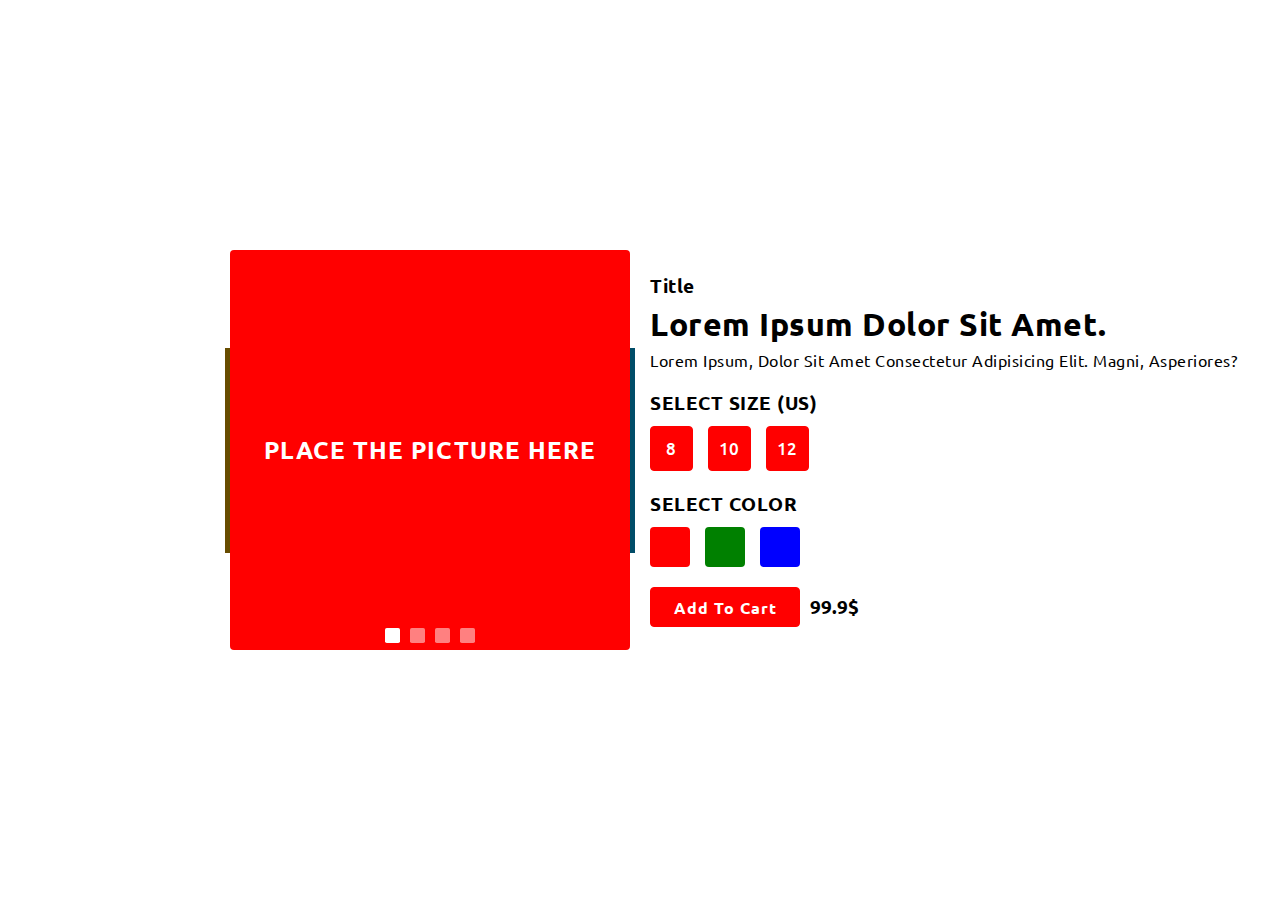
<file: product.html>
<!DOCTYPE html>
<html lang="en">
  <head>
    <meta charset="UTF-8" />
    <meta name="viewport" content="width=device-width, initial-scale=1.0" />
    <title>products</title>
    <link
      rel="stylesheet"
      href="https://cdnjs.cloudflare.com/ajax/libs/font-awesome/6.7.2/css/all.min.css"
      integrity="sha512-Evv84Mr4kqVGRNSgIGL/F/aIDqQb7xQ2vcrdIwxfjThSH8CSR7PBEakCr51Ck+w+/U6swU2Im1vVX0SVk9ABhg=="
      crossorigin="anonymous"
      referrerpolicy="no-referrer"
    />
    <link rel="stylesheet" href="./src/assets/css/product.css" />
  </head>
  <body>
    <div class="products" id="products">
      <div class="images" id="images">
        <div class="img" id="img">
          <div class="ainme"><div class="card-ainme"></div></div>
          Place the picture here
          <div class="changes" id="changes">
            <div class="change change1" id="change change1"></div>
            <div class="change change2" id="change change2"></div>
            <div class="change change3" id="change change3"></div>
            <div class="change change4" id="change change4"></div>
          </div>
        </div>
      </div>
      <div class="title" id="title">
        <div class="details" id="details">
          <h3>title</h3>
          <h1>Lorem ipsum dolor sit amet.</h1>
          <p>
            Lorem ipsum, dolor sit amet consectetur adipisicing elit. Magni,
            asperiores?
          </p>
        </div>
        <div class="select-a" id="select-submit">
          <div class="add-to-cart" id="add-to-cart">
            <a href="#">Add To Cart</a>
            <h3 class="number" id="number">99.9$</h3>
          </div>
          <div class="select" id="select">
            <div class="select-size" id="select-size">
              <h3>select size (us)</h3>
              <div class="sizes" id="sized">
                <div class="size" id="size">8</div>
                <div class="size" id="size">10</div>
                <div class="size" id="size">12</div>
              </div>
            </div>
            <div class="select-color" id="select-color">
              <h3>select color</h3>
              <div class="colors" id="colors">
                <div class="color color1" id="color color1"></div>
                <div class="color color2" id="color color2"></div>
                <div class="color color3" id="color color3"></div>
              </div>
            </div>
          </div>
        </div>
      </div>
    </div>
  </body>
</html>
</file>
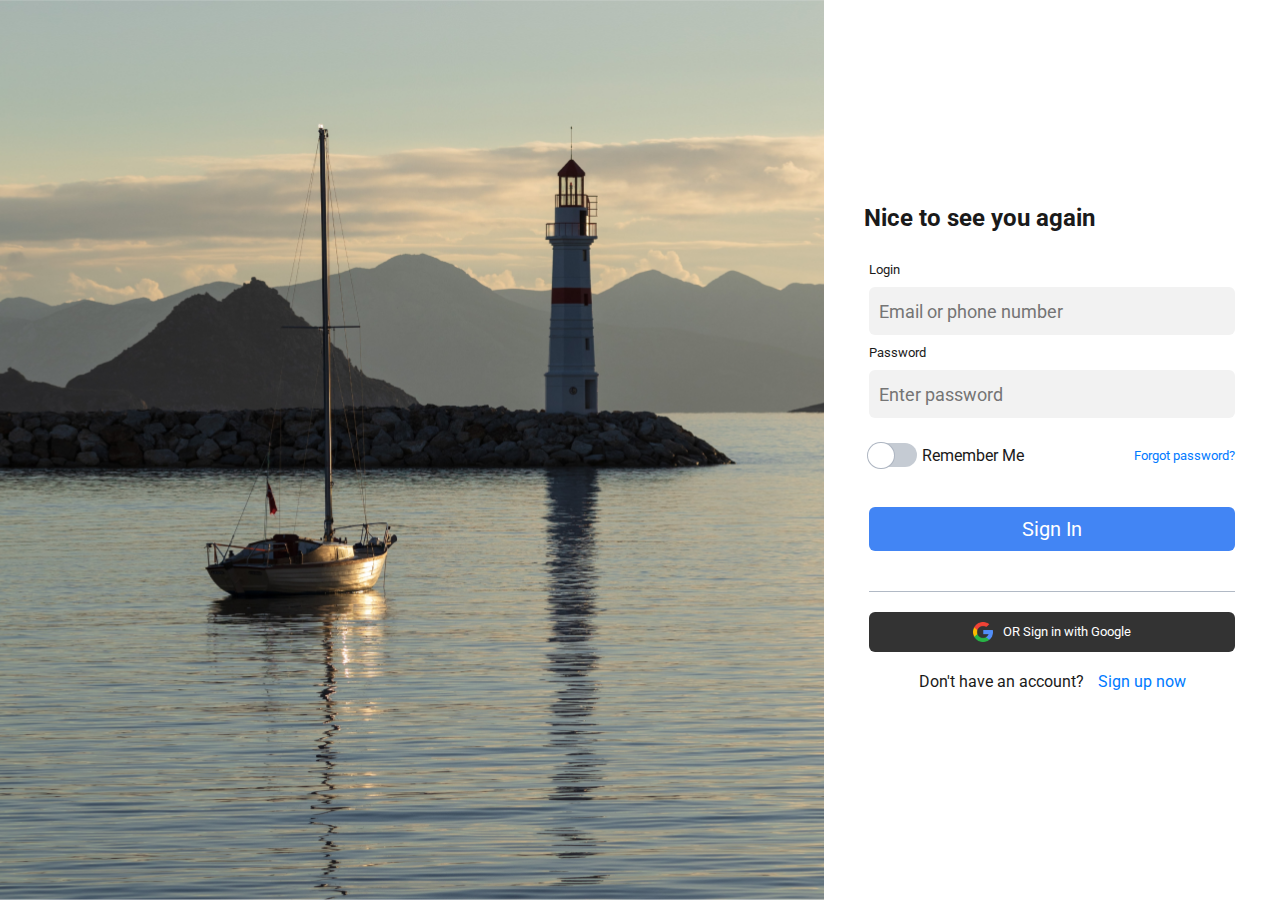
<file: src/signin.html>
<!DOCTYPE html>
<html lang="en">
  <head>
    <meta charset="UTF-8" />
    <meta name="viewport" content="width=device-width, initial-scale=1.0" />
    <link rel="stylesheet" href="../style.css" />
    <link rel="stylesheet" href="./assets/css/signin.css" />
    <title>Sign In</title>
  </head>
  <body>
    <main>
      <div class="view"></div>
      <div class="signinForm">
        <h2 class="title">Nice to see you again</h2>

        <form action="#" method="post">
          <div class="input">
            <label for="email-phone">Login</label>
            <input
              type="text"
              name="email-phone"
              id="email-phone"
              placeholder="Email or phone number"
              required
            />
          </div>
          <div class="input">
            <label for="password">Password</label>
            <input
              type="password"
              name="password"
              id="password"
              placeholder="Enter password"
              required
            />
            <i class="fa-solid fa-eye-slash"></i>
          </div>
          <div class="actions">
            <div class="remember">
              <input
                type="checkbox"
                name="remember"
                id="remember"
                class="switch"
              />
              <label for="remember">Remember Me</label>
            </div>

            <a href="#">Forgot password?</a>
          </div>
          <input type="submit" value="Sign In" class="primaryBtn" />

          <div class="line"></div>

          <button class="googleBtn">
            <img src="./assets/icons/google.png" alt="Google" />
            <a href="#">OR Sign in with Google</a>
          </button>

          <p class="signupBtn">
            Don't have an account? <a href="#">Sign up now</a>
          </p>
        </form>
      </div>
    </main>
  </body>
</html>
</file>
<file: src/assets/css/product.css>
@import url("https://fonts.googleapis.com/css2?family=Ubuntu:wght@300;400;500;700&display=swap");
* {
  margin: 0;
  padding: 0;
  box-sizing: border-box;
}

body {
  height: 100vh;
  font-family: "Ubuntu", sans-serif;
  background-color: white;
}

.products {
  padding: 20px;
  width: 100%;
  height: 100%;
  display: flex;
  justify-content: space-evenly;
  align-items: center;
  flex-direction: row;
  gap: 20px;
}

.images {
  width: 50%;
  display: flex;
  justify-content: flex-end;
}

.img {
  width: 400px;
  height: 400px;
  object-fit: cover;
  border-radius: 4px;
  background-color: red;
  display: flex;
  justify-content: center;
  align-items: center;
  flex-direction: column;
  font-size: 1.5rem;
  font-weight: bold;
  color: white;
  text-transform: uppercase;
  letter-spacing: 1px;
  position: relative;
}

.ainme {
  width: 410px;
  height: 410px;
  position: absolute;
  overflow: hidden;
  border-radius: 8px;
  display: flex;
  justify-content: center;
  align-items: center;
}

.card-ainme {
  width: 1000px;
  height: 205px;
  background-image: linear-gradient(to right, red, green, blue);
  position: absolute;
  z-index: -1;
  animation: ainme 5s ease-in-out infinite;
}

.changes {
  width: 100%;
  display: flex;
  justify-content: center;
  align-items: center;
  gap: 6px;
  position: absolute;
  bottom: 5px;
}

.change {
  width: 15px;
  height: 15px;
  background-color: white;
  border-radius: 1.8px;
  transition: 0.5s ease;
  margin: 2px;
  opacity: 0.5;
}

.change1 {
  opacity: 1;
}

.change2 {
  opacity: 0.5;
}

.change3 {
  opacity: 0.5;
}

.change4 {
  opacity: 0.5;
}

.title {
  display: flex;
  justify-content: center;
  flex-direction: column;
  width: 50%;
  color: black;
  gap: 20px;
}

.details {
  display: flex;
  flex-direction: column;
  gap: 5px;
  text-transform: capitalize;
  letter-spacing: 0.5px;
}

.select {
  display: flex;
  justify-content: center;
  flex-direction: column;
  gap: 20px;
  text-transform: uppercase;
  letter-spacing: 0.5px;
}

.select-size {
  display: flex;
  flex-direction: column;
  gap: 10px;
}

.select-color {
  display: flex;
  flex-direction: column;
  gap: 10px;
}

.sizes {
  display: flex;
  gap: 15px;
  cursor: pointer;
}

.size {
  border: 1px solid red;
  background-color: red;
  box-shadow: inset 0 0 0 0;
  padding: 10px;
  border-radius: 4px;
  transition: 0.5s ease;
  color: white;
  font-size: 1.05rem;
  font-weight: 500;
}

.size:hover {
  border: 1px solid tomato;
  box-shadow: inset 0 0 5px 2px tomato;
}

.size:nth-child(1) {
  padding: 10px 15px;
}

.colors {
  display: flex;
  gap: 15px;
}

.color {
  width: 40px;
  height: 40px;
  border-radius: 4px;
  cursor: pointer;
}

.color1 {
  background-color: red;
}

.color2 {
  background-color: green;
}

.color3 {
  background-color: blue;
}
.select-a {
  display: flex;
  flex-direction: column-reverse;
  gap: 20px;
}

.add-to-cart {
  display: flex;
  align-items: center;
  flex-direction: row;
  gap: 10px;
}

.add-to-cart a {
  display: flex;
  justify-content: center;
  align-items: center;
  text-decoration: none;
  width: 150px;
  height: 40px;
  padding: 10px;
  border: 1px solid red;
  border-radius: 4px;
  background: red;
  transition: 0.5s ease;
  font-size: 1rem;
  color: white;
  font-weight: bold;
  letter-spacing: 1px;
  animation: addtocard 5s ease infinite;
  cursor: pointer;
}

.number {
  animation: addtocard1 5s ease infinite;
}

@keyframes addtocard1 {
  0% {
    color: red;
  }

  50% {
    color: green;
  }

  100% {
    color: red;
  }
}

@keyframes addtocard {
  0% {
    background-color: red;
    border: 1px solid red;
    color: green;
  }

  50% {
    background-color: green;
    border: 1px solid green;
    color: red;
  }

  100% {
    background-color: red;
    border: 1px solid red;
    color: green;
  }
}

@keyframes ainme {
  0% {
    transform: rotate(0deg);
    background-image: linear-gradient(to right, blue, blue, blue);
  }

  25% {
    background-image: linear-gradient(to right, red, red, red);
  }

  50% {
    background-image: linear-gradient(to right, green, green, green);
  }

  75% {
    background-image: linear-gradient(to right, blue, blue, blue);
  }

  100% {
    transform: rotate(360deg);
    background-image: linear-gradient(to right, blue, blue, blue);
  }
}

@media (max-width: 800px) {
  .ainme {
    display: none;
  }

  .card-ainme {
    display: none;
  }

  footer {
    padding: 10px 50px;
    width: 100%;
    height: 100px;
    display: flex;
    justify-content: space-between;
    align-items: center;
    flex-direction: row-reverse;
    background-color: rgba(0, 0, 0, 0.5);
    margin-top: 50px;
  }

  .products {
    padding: 15px;
    width: 100%;
    height: 100%;
    display: flex;
    justify-content: center;
    align-items: center;
    flex-direction: column;
    gap: 20px;
  }

  .images {
    width: 100%;
    display: flex;
    justify-content: center;
  }

  .img {
    width: 400px;
    height: 400px;
    object-fit: cover;
    border-radius: 4px;
    background-color: red;
    display: flex;
    justify-content: center;
    align-items: center;
    flex-direction: column;
    font-size: 1.5rem;
    font-weight: bold;
    color: white;
    text-transform: uppercase;
    letter-spacing: 1px;
    position: relative;
  }

  .title {
    display: flex;
    justify-content: center;
    flex-direction: column;
    width: 100%;
    color: black;
    gap: 20px;
  }
}
</file>
<file: style.css>
@import url("https://fonts.googleapis.com/css2?family=Roboto:ital,wght@0,100..900;1,100..900&display=swap");
:root {
  --color-dark: #1a1a1a;
  --input-bg: #f2f2f2;
  --placeholder-color: #4d4d4d;
  --color-light: #fff;
  --font-main: "Ubuntu", sans-serif;
}
* {
  margin: 0;
  padding: 0;
  box-sizing: border-box;
  font-family: "Roboto", sans-serif;
}

section .container {
  width: 90%;
  margin: 0 auto;
  max-width: 1024px;
}

ul {
  list-style: none;
}
a {
  text-decoration: none;
  color: #333;
}
button,
input {
  border: none;
}

input:focus {
  outline: none;
}
label,
button,
input[type="submit"] {
  cursor: pointer;
}

body {
  background-color: #eee;
  min-height: 100vh;
}
/* switch input */
.switch {
  position: relative;
  height: 1.5rem;
  width: 3rem;
  cursor: pointer;
  appearance: none;
  -webkit-appearance: none;
  border-radius: 3rem;
  background-color: rgba(100, 116, 139, 0.377);
  transition: all 0.3s ease;
}

.switch:checked {
  background-color: #007bff;
}

.switch::before {
  position: absolute;
  content: "";
  left: calc(1.5rem - 1.6rem);
  top: calc(1.5rem - 1.6rem);
  display: block;
  height: 1.6rem;
  width: 1.6rem;
  cursor: pointer;
  border: 1px solid rgba(100, 116, 139, 0.527);
  border-radius: 9999px;
  background-color: rgba(255, 255, 255, 1);
  box-shadow: 0 3px 10 px rgba(100, 116, 139, 0.327);
  transition: all 0.3s ease;
}

.switch:hover::before {
  box-shadow: 0 0 0px 8px rgba(0, 0, 0, 0.15);
}

.switch:checked:hover::before {
  box-shadow: 0 0 0px 8px rgba(0, 123, 255, 0.15);
}

.switch:checked:before {
  transform: translateX(100%);
  border-color: #007bff;
}

.line {
  width: 100%;
  height: 0.5px;
  background-color: rgba(100, 116, 139, 0.5);
  margin: 20px 0;
}
</file>
<file: src/assets/css/signin.css>
@import url("/style.css");
:root {
  --blue: #007aff;
}
body {
  color: var(--color-dark);
}

main {
  display: flex;
  align-items: center;
  min-height: 100vh;
  background-color: var(--color-light);
}

main .view {
  width: calc(100% - 456px);
  height: 100vh;
  flex: 1;
  background: url("../images/signin.png") no-repeat center center/cover;
}
main .view img {
  width: 100%;
  height: 100%;
  object-fit: cover;
}

main .signinForm {
  max-width: 456px;
  width: 456px;
  padding: 40px;
  display: flex;
  flex-direction: column;
  justify-content: flex-start;
  background-color: var(--color-light);
}

main .signinForm .title {
  margin-bottom: 20px;
}

main .signinForm form {
  display: flex;
  flex-direction: column;

  padding: 5px;
}
main .signinForm form .input {
  display: flex;
  flex-direction: column;
  gap: 10px;
  margin: 5px 0;
  max-width: 450px;
  width: 100%;
  align-self: flex-start;
}
main .signinForm form .input label {
  font-size: small;
  text-align: left;
}
main .signinForm form input[type="text"],
main .signinForm form input[type="password"] {
  width: 100%;
  height: 48px;
  background-color: var(--input-bg);
  color: var(--placeholder-color);
  font-size: 18px;
  font-family: inherit;
  border: none;
  border-radius: 6px;
  padding: 10px;
}
main .signinForm form .actions {
  display: flex;
  align-items: center;
  justify-content: space-between;
  margin: 10px 0 40px;
}
main .signinForm form .remember {
  display: flex;
  gap: 5px;
  align-items: center;
}
main .signinForm form .actions a {
  color: var(--blue);
  font-size: small;
}
main .primaryBtn {
  padding: 10px;
  background-color: #4285f4;
  color: var(--color-light);
  border-radius: 6px;
  font-size: 20px;
  margin-bottom: 20px;
}
main .googleBtn {
  background-color: #333;
  color: var(--color-light);
  padding: 10px;
  border: none;
  width: 100%;
  cursor: pointer;
  display: flex;
  align-items: center;
  justify-content: center;
  border-radius: 6px;
  margin-bottom: 20px;
}
main form .googleBtn img {
  width: 20px;
  margin-right: 10px;
}
main form .googleBtn a {
  color: var(--color-light);
}
main form .signupBtn {
  text-align: center;
}
main form .signupBtn a {
  margin-left: 10px;
  color: var(--blue);
}

@media (max-width: 768px) {
  main {
    flex-direction: column;
  }

  main .view {
    height: 50vh;
    width: 100%;
  }

  main .signinForm {
    width: 100%;
    padding: 20px;
  }
}

@media (max-width: 450px) {
  main .view {
    display: none;
  }
}
</file>
